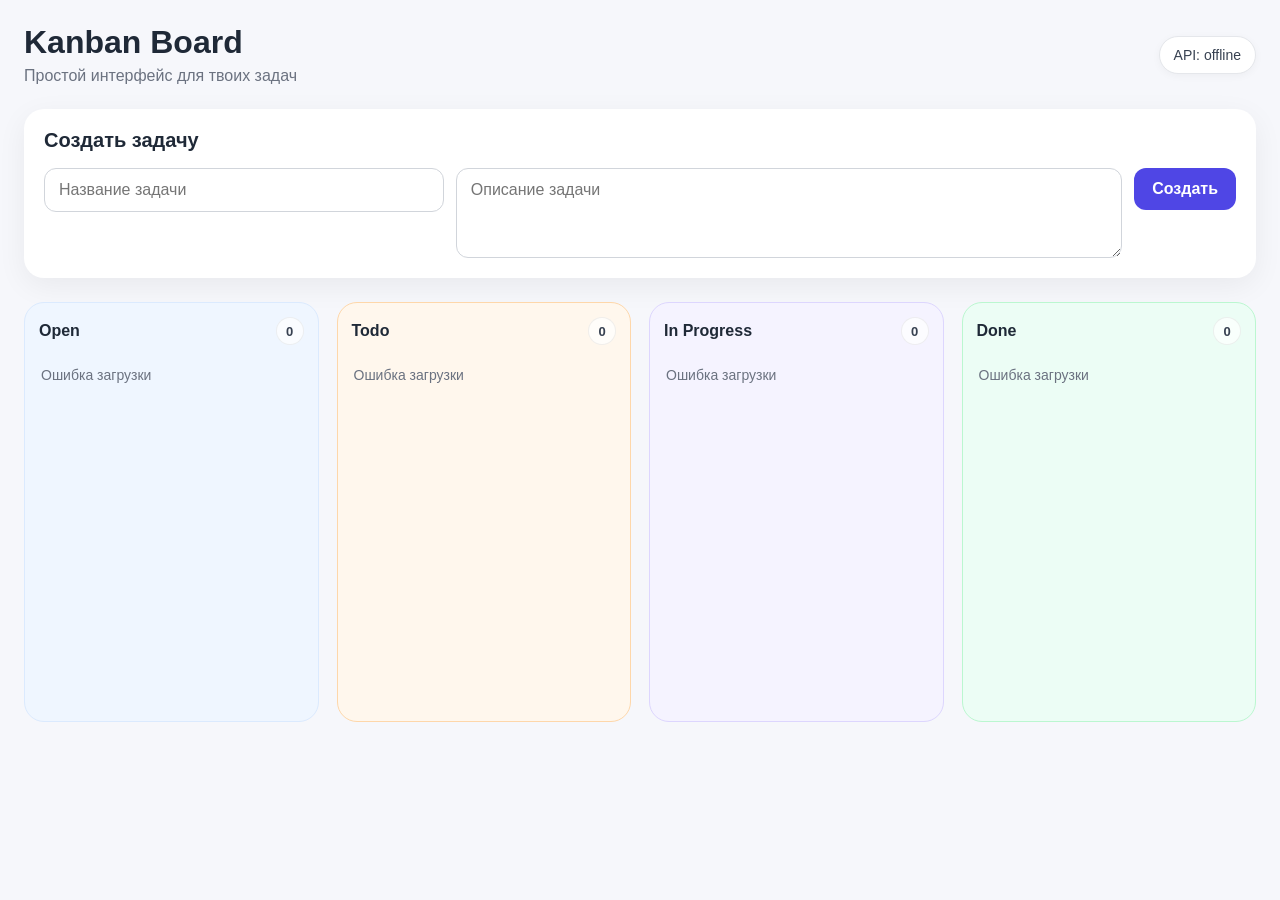
<file: frontend/index.html>
<!DOCTYPE html>
<html lang="ru">

<head>
    <meta charset="UTF-8" />
    <meta name="viewport" content="width=device-width, initial-scale=1.0" />
    <title>Kanban</title>
    <link rel="stylesheet" href="./styles/main.css" />
</head>

<body>
    <div class="container">
        <div class="header">
            <div class="header-left">
                <h1>Kanban Board</h1>
                <p>Простой интерфейс для твоих задач</p>
            </div>
            <div class="status-badge" id="api-status">API: проверка...</div>
        </div>

        <div class="form-card">
            <h2>Создать задачу</h2>
            <form id="task-form" class="task-form">
                <input type="text" id="task-name" placeholder="Название задачи" required />
                <textarea id="task-description" placeholder="Описание задачи"></textarea>
                <button type="submit">Создать</button>
            </form>
        </div>

        <div class="board">
            <div class="column" data-status="open">
                <div class="column-header">
                    <h2 class="column-title">Open</h2>
                    <span class="column-count" id="count-open">0</span>
                </div>
                <div class="tasks" id="open"></div>
            </div>

            <div class="column" data-status="todo">
                <div class="column-header">
                    <h2 class="column-title">Todo</h2>
                    <span class="column-count" id="count-todo">0</span>
                </div>
                <div class="tasks" id="todo"></div>
            </div>

            <div class="column" data-status="in_progress">
                <div class="column-header">
                    <h2 class="column-title">In Progress</h2>
                    <span class="column-count" id="count-in_progress">0</span>
                </div>
                <div class="tasks" id="in_progress"></div>
            </div>

            <div class="column" data-status="done">
                <div class="column-header">
                    <h2 class="column-title">Done</h2>
                    <span class="column-count" id="count-done">0</span>
                </div>
                <div class="tasks" id="done"></div>
            </div>
        </div>
    </div>

    <script src="./scripts/api.js"></script>
    <script src="./scripts/ui.js"></script>
    <script src="./scripts/main.js"></script>
</body>

</html>
</file>
<file: frontend/styles/main.css>
* {
    box-sizing: border-box;
}

body {
    margin: 0;
    font-family: Inter, Arial, sans-serif;
    background: #f6f7fb;
    color: #1f2937;
}

.container {
    max-width: 1400px;
    margin: 0 auto;
    padding: 24px;
}

.header {
    display: flex;
    justify-content: space-between;
    align-items: center;
    gap: 16px;
    margin-bottom: 24px;
    flex-wrap: wrap;
}

.header-left h1 {
    margin: 0;
    font-size: 32px;
}

.header-left p {
    margin: 6px 0 0;
    color: #6b7280;
}

.status-badge {
    background: #ffffff;
    border: 1px solid #e5e7eb;
    border-radius: 999px;
    padding: 10px 14px;
    font-size: 14px;
    color: #374151;
    box-shadow: 0 2px 8px rgba(0, 0, 0, 0.04);
}

.form-card {
    background: #ffffff;
    border-radius: 20px;
    padding: 20px;
    box-shadow: 0 8px 30px rgba(0, 0, 0, 0.06);
    margin-bottom: 24px;
}

.form-card h2 {
    margin: 0 0 16px;
    font-size: 20px;
}

.task-form {
    display: grid;
    grid-template-columns: 1.2fr 2fr auto;
    gap: 12px;
    align-items: start;
}

.task-form input,
.task-form textarea,
.task-form select,
.task-form button {
    font: inherit;
}

.task-form input,
.task-form textarea,
.task-form select {
    width: 100%;
    border: 1px solid #d1d5db;
    border-radius: 12px;
    padding: 12px 14px;
    background: #fff;
    outline: none;
    transition: 0.2s;
}

.task-form input:focus,
.task-form textarea:focus,
.task-form select:focus {
    border-color: #6366f1;
    box-shadow: 0 0 0 4px rgba(99, 102, 241, 0.12);
}

.task-form textarea {
    min-height: 90px;
    resize: vertical;
}

.task-form button {
    border: none;
    border-radius: 12px;
    padding: 12px 18px;
    background: #4f46e5;
    color: white;
    cursor: pointer;
    font-weight: 600;
    transition: 0.2s;
}

.task-form button:hover {
    background: #4338ca;
}

.board {
    display: grid;
    grid-template-columns: repeat(4, 1fr);
    gap: 18px;
    align-items: start;
}

.column {
    background: #eef2ff;
    border: 1px solid #dbe4ff;
    border-radius: 20px;
    padding: 14px;
    min-height: 420px;
}

.column[data-status="open"] {
    background: #eff6ff;
    border-color: #dbeafe;
}

.column[data-status="todo"] {
    background: #fff7ed;
    border-color: #fed7aa;
}

.column[data-status="in_progress"] {
    background: #f5f3ff;
    border-color: #ddd6fe;
}

.column[data-status="done"] {
    background: #ecfdf5;
    border-color: #bbf7d0;
}

.column-header {
    display: flex;
    justify-content: space-between;
    align-items: center;
    gap: 8px;
    margin-bottom: 14px;
}

.column-title {
    font-size: 16px;
    font-weight: 700;
    margin: 0;
}

.column-count {
    min-width: 28px;
    height: 28px;
    border-radius: 999px;
    display: inline-flex;
    justify-content: center;
    align-items: center;
    background: rgba(255, 255, 255, 0.7);
    font-size: 13px;
    font-weight: 700;
    color: #374151;
    border: 1px solid rgba(0, 0, 0, 0.06);
}

.tasks {
    display: flex;
    flex-direction: column;
    gap: 12px;
}

.task {
    background: #ffffff;
    border: 1px solid #e5e7eb;
    border-radius: 16px;
    padding: 14px;
    box-shadow: 0 8px 20px rgba(0, 0, 0, 0.05);
    transition: transform 0.15s ease, box-shadow 0.15s ease;
    position: relative;
}

.task:hover {
    transform: translateY(-2px);
    box-shadow: 0 12px 26px rgba(0, 0, 0, 0.08);
}

.task.dragging {
    opacity: 0.5;
    transform: rotate(1deg);
}

.column.drag-over {
    outline: 2px dashed #6366f1;
    outline-offset: -6px;
}

.drop-indicator {
    height: 10px;
    margin: 4px 0;
    border-top: 3px solid #6366f1;
    border-radius: 999px;
    opacity: 0;
    transition: opacity 0.12s ease;
}

.drop-indicator.active {
    opacity: 1;
}

.task h3 {
    margin: 0 0 8px;
    font-size: 16px;
    line-height: 1.3;
}

.task p {
    margin: 0 0 14px;
    color: #4b5563;
    font-size: 14px;
    line-height: 1.45;
    white-space: pre-wrap;
    word-break: break-word;
}

.task-actions {
    display: flex;
    flex-direction: column;
    gap: 10px;
}

.task select {
    width: 100%;
    border: 1px solid #d1d5db;
    border-radius: 10px;
    padding: 10px 12px;
    background: #fff;
    outline: none;
}

.delete-btn {
    border: none;
    border-radius: 10px;
    padding: 10px 12px;
    background: #ef4444;
    color: #fff;
    cursor: pointer;
    font-weight: 600;
    transition: 0.2s;
}

.delete-btn:hover {
    background: #dc2626;
}

.edit-btn {
    border: none;
    border-radius: 10px;
    padding: 10px 12px;
    background: #2563eb;
    color: #fff;
    cursor: pointer;
    font-weight: 600;
    transition: 0.2s;
}

.edit-btn:hover {
    background: #1d4ed8;
}

.edit-form {
    display: flex;
    flex-direction: column;
    gap: 10px;
}

.edit-form input,
.edit-form textarea {
    width: 100%;
    border: 1px solid #d1d5db;
    border-radius: 10px;
    padding: 10px 12px;
    background: #fff;
    outline: none;
    font: inherit;
}

.edit-form textarea {
    min-height: 80px;
    resize: vertical;
}

.edit-form-actions {
    display: flex;
    gap: 10px;
}

.save-btn {
    border: none;
    border-radius: 10px;
    padding: 10px 12px;
    background: #16a34a;
    color: #fff;
    cursor: pointer;
    font-weight: 600;
    transition: 0.2s;
}

.save-btn:hover {
    background: #15803d;
}

.cancel-btn {
    border: none;
    border-radius: 10px;
    padding: 10px 12px;
    background: #6b7280;
    color: #fff;
    cursor: pointer;
    font-weight: 600;
    transition: 0.2s;
}

.cancel-btn:hover {
    background: #4b5563;
}

.empty-state {
    color: #6b7280;
    font-size: 14px;
    padding: 8px 2px;
}

.drag-handle {
    cursor: grab;
    position: absolute;
    top: 8px;
    right: 10px;
    font-size: 16px;
}

.drag-handle:active {
    cursor: grabbing;
}

@media (max-width: 1100px) {
    .board {
        grid-template-columns: repeat(2, 1fr);
    }

    .task-form {
        grid-template-columns: 1fr;
    }
}

@media (max-width: 700px) {
    .board {
        grid-template-columns: 1fr;
    }

    .container {
        padding: 16px;
    }

    .header-left h1 {
        font-size: 26px;
    }
}
</file>
